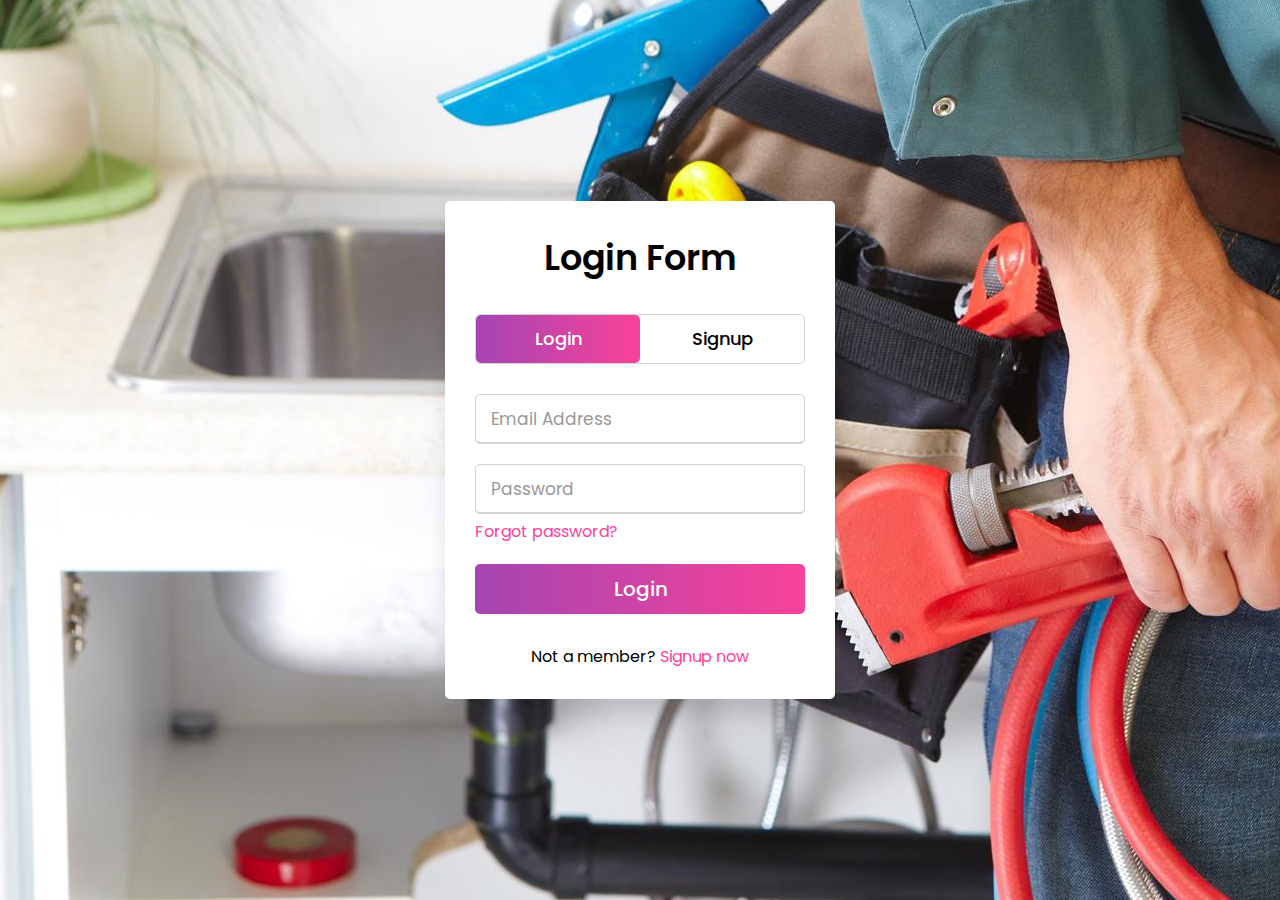
<file: login.html>
<html lang="en" dir="ltr">
   <head>
      <meta charset="utf-8">
      <title>Login & Signup Form</title>
      <link rel="stylesheet" href="loginstyle.css">
      <meta name="viewport" content="width=device-width, initial-scale=1.0">
   </head>
   <body>
      <div class="wrapper">
         <div class="title-text">
            <div class="title login">
               Login Form
            </div>
            <div class="title signup">
               Signup Form
            </div>
         </div>
         <div class="form-container">
            <div class="slide-controls">
               <input type="radio" name="slide" id="login" checked>
               <input type="radio" name="slide" id="signup">
               <label for="login" class="slide login">Login</label>
               <label for="signup" class="slide signup">Signup</label>
               <div class="slider-tab"></div>
            </div>
            <div class="form-inner">
               <form action="#" class="login">
                  <div class="field">
                     <input type="text" placeholder="Email Address" required>
                  </div>
                  <div class="field">
                     <input type="password" placeholder="Password" required>
                  </div>
                  <div class="pass-link">
                     <a href="#">Forgot password?</a>
                  </div>
                  <div class="field btn">
                     <div class="btn-layer"></div>
                     <input type="submit" value="Login">
                  </div>
                  <div class="signup-link">
                     Not a member? <a href="">Signup now</a>
                  </div>
               </form>
               <form action="#" class="signup">
                  <div class="field">
                     <input type="text" placeholder="Email Address" required>
                  </div>
                  <div class="field">
                     <input type="password" placeholder="Password" required>
                  </div>
                  <div class="field">
                     <input type="password" placeholder="Confirm password" required>
                  </div>
                  <div class="field btn">
                     <div class="btn-layer"></div>
                     <input type="submit" value="Signup">
                  </div>
               </form>
            </div>
         </div>
      </div>
      <script>
         const loginText = document.querySelector(".title-text .login");
         const loginForm = document.querySelector("form.login");
         const loginBtn = document.querySelector("label.login");
         const signupBtn = document.querySelector("label.signup");
         const signupLink = document.querySelector("form .signup-link a");
         signupBtn.onclick = (()=>{
           loginForm.style.marginLeft = "-50%";
           loginText.style.marginLeft = "-50%";
         });
         loginBtn.onclick = (()=>{
           loginForm.style.marginLeft = "0%";
           loginText.style.marginLeft = "0%";
         });
         signupLink.onclick = (()=>{
           signupBtn.click();
           return false;
         });
      </script>
  <script src="./loginapp.js"></script>
   </body>
</html>
</file>
<file: loginstyle.css>
@import url('https://fonts.googleapis.com/css?family=Poppins:400,500,600,700&display=swap');
*{
  margin: 0;
  padding: 0;
  box-sizing: border-box;
  font-family: 'Poppins', sans-serif;
}
a {
	text-decoration: none;
}
.container {
	min-height: 100vh;
	width: 100%;
	display: flex;
	align-items: center;
	justify-content: center;
}
img {
	height: 100%;
	width: 100%;
	object-fit: cover;
}
p {
	color: black;
	font-size: 1.4rem;
	margin-top: 5px;
	line-height: 2.5rem;
	font-weight: 300;
	letter-spacing: 0.05rem;
}
.section-title {
	font-size: 4rem;
	font-weight: 300;
	color: black;
	margin-bottom: 10px;
	text-transform: uppercase;
	letter-spacing: 0.2rem;
	text-align: center;
}
.section-title span {
	color: crimson;
}

.cta {
	display: inline-block;
	padding: 10px 30px;
	color: white;
	background-color: transparent;
	border: 2px solid crimson;
	font-size: 2rem;
	text-transform: uppercase;
	letter-spacing: 0.1rem;
	margin-top: 30px;
	transition: 0.3s ease;
	transition-property: background-color, color;
}
.cta:hover {
	color: white;
	background-color: crimson;
}
.brand h1 {
	font-size: 3rem;
	text-transform: uppercase;
	color: white;
}
.brand h1 span {
	color: crimson;
}


html,body{
  display: grid;
  height: 100%;
  width: 100%;
  place-items: center;
  background-image: url(background.jpg);
}
::selection{
  background: #fa4299;
  color: #fff;
}
.wrapper{
  overflow: hidden;
  max-width: 390px;
  background: #fff;
  padding: 30px;
  border-radius: 5px;
  box-shadow: 0px 15px 20px rgba(0,0,0,0.1);
}
.wrapper .title-text{
  display: flex;
  width: 200%;
}
.wrapper .title{
  width: 50%;
  font-size: 35px;
  font-weight: 600;
  text-align: center;
  transition: all 0.6s cubic-bezier(0.68,-0.55,0.265,1.55);
}
.wrapper .slide-controls{
  position: relative;
  display: flex;
  height: 50px;
  width: 100%;
  overflow: hidden;
  margin: 30px 0 10px 0;
  justify-content: space-between;
  border: 1px solid lightgrey;
  border-radius: 5px;
}
.slide-controls .slide{
  height: 100%;
  width: 100%;
  color: #fff;
  font-size: 18px;
  font-weight: 500;
  text-align: center;
  line-height: 48px;
  cursor: pointer;
  z-index: 1;
  transition: all 0.6s ease;
}
.slide-controls label.signup{
  color: #000;
}
.slide-controls .slider-tab{
  position: absolute;
  height: 100%;
  width: 50%;
  left: 0;
  z-index: 0;
  border-radius: 5px;
  background: -webkit-linear-gradient(left, #a445b2, #fa4299);
  transition: all 0.6s cubic-bezier(0.68,-0.55,0.265,1.55);
}
input[type="radio"]{
  display: none;
}
#signup:checked ~ .slider-tab{
  left: 50%;
}
#signup:checked ~ label.signup{
  color: #fff;
  cursor: default;
  user-select: none;
}
#signup:checked ~ label.login{
  color: #000;
}
#login:checked ~ label.signup{
  color: #000;
}
#login:checked ~ label.login{
  cursor: default;
  user-select: none;
}
.wrapper .form-container{
  width: 100%;
  overflow: hidden;
}
.form-container .form-inner{
  display: flex;
  width: 200%;
}
.form-container .form-inner form{
  width: 50%;
  transition: all 0.6s cubic-bezier(0.68,-0.55,0.265,1.55);
}
.form-inner form .field{
  height: 50px;
  width: 100%;
  margin-top: 20px;
}
.form-inner form .field input{
  height: 100%;
  width: 100%;
  outline: none;
  padding-left: 15px;
  border-radius: 5px;
  border: 1px solid lightgrey;
  border-bottom-width: 2px;
  font-size: 17px;
  transition: all 0.3s ease;
}
.form-inner form .field input:focus{
  border-color: #fc83bb;
  /* box-shadow: inset 0 0 3px #fb6aae; */
}
.form-inner form .field input::placeholder{
  color: #999;
  transition: all 0.3s ease;
}
form .field input:focus::placeholder{
  color: #b3b3b3;
}
.form-inner form .pass-link{
  margin-top: 5px;
}
.form-inner form .signup-link{
  text-align: center;
  margin-top: 30px;
}
.form-inner form .pass-link a,
.form-inner form .signup-link a{
  color: #fa4299;
  text-decoration: none;
}
.form-inner form .pass-link a:hover,
.form-inner form .signup-link a:hover{
  text-decoration: underline;
}
form .btn{
  height: 50px;
  width: 100%;
  border-radius: 5px;
  position: relative;
  overflow: hidden;
}
form .btn .btn-layer{
  height: 100%;
  width: 300%;
  position: absolute;
  left: -100%;
  background: -webkit-linear-gradient(right, #a445b2, #fa4299, #a445b2, #fa4299);
  border-radius: 5px;
  transition: all 0.4s ease;;
}
form .btn:hover .btn-layer{
  left: 0;
}
form .btn input[type="submit"]{
  height: 100%;
  width: 100%;
  z-index: 1;
  position: relative;
  background: none;
  border: none;
  color: #fff;
  padding-left: 0;
  border-radius: 5px;
  font-size: 20px;
  font-weight: 500;
  cursor: pointer;
}
</file>
